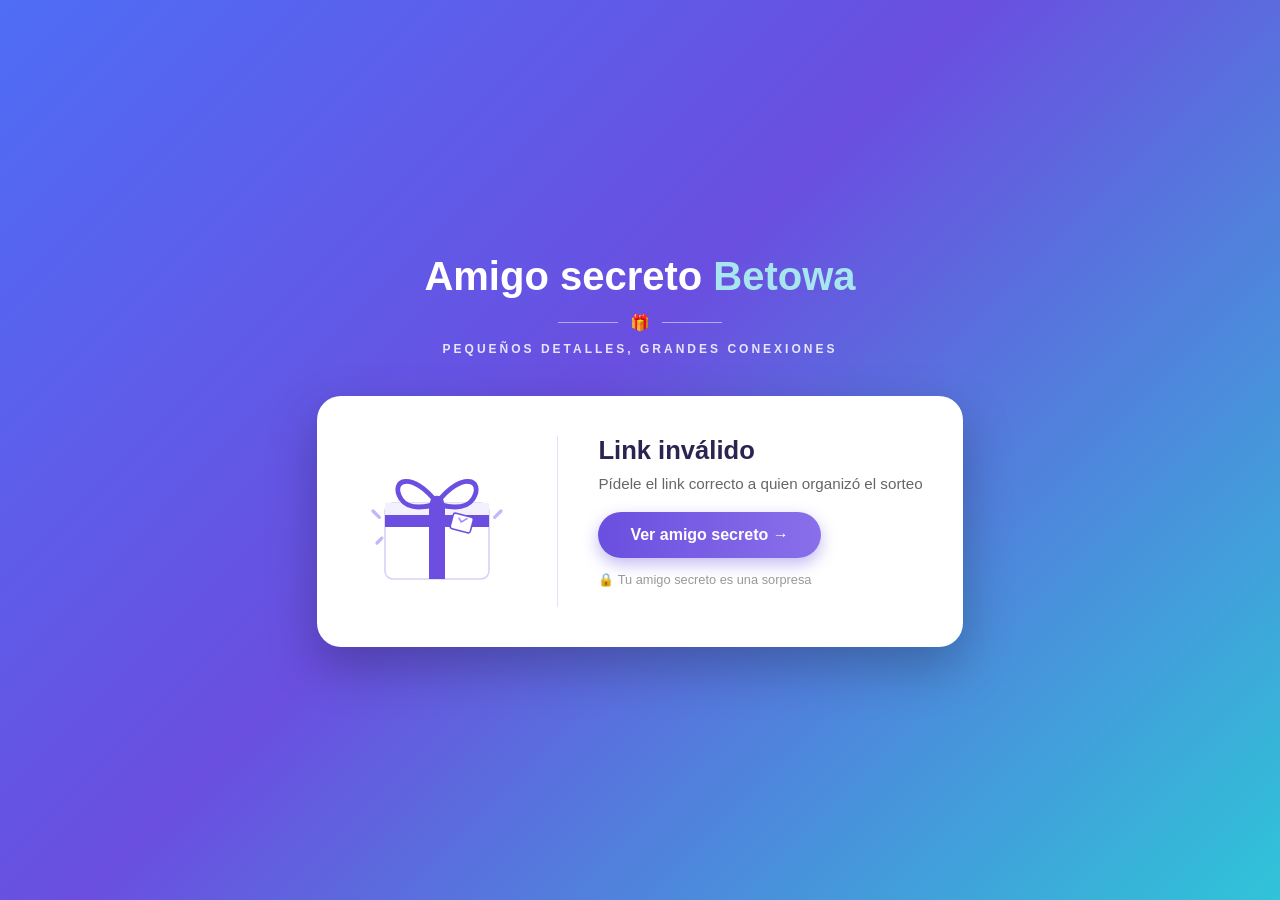
<file: index.html>
<!doctype html>
<html lang="es">
  <head>
    <meta charset="UTF-8" />
    <meta name="viewport" content="width=device-width, initial-scale=1.0" />
    <title>Amigo secreto Betowa</title>
    <link rel="stylesheet" href="css/stylecoverpage.css" />
  </head>
  <body>
    <div class="fondo-decorado">
      <header>
        <h1>Amigo secreto <span class="resaltado">Betowa</span></h1>
        <div class="divisor">
          <span class="linea"></span>
          <span class="icono-regalo">🎁</span>
          <span class="linea"></span>
        </div>
        <p class="subtitulo">PEQUEÑOS DETALLES, GRANDES CONEXIONES</p>
      </header>

      <main>
        <div class="tarjeta">
          <div class="ilustracion">
            <svg viewBox="0 0 200 200" xmlns="http://www.w3.org/2000/svg">
              <rect
                x="35"
                y="80"
                width="130"
                height="95"
                rx="10"
                fill="#ffffff"
                stroke="#d8d3f5"
                stroke-width="2"
              />
              <rect x="35" y="80" width="130" height="30" fill="#f3f1fd" />
              <rect x="90" y="80" width="20" height="95" fill="#6c4fe0" />
              <rect x="35" y="95" width="130" height="15" fill="#6c4fe0" />
              <path
                d="M100 80 C70 40, 40 50, 55 75 C65 90, 90 85, 100 80Z"
                fill="none"
                stroke="#6c4fe0"
                stroke-width="6"
                stroke-linecap="round"
              />
              <path
                d="M100 80 C130 40, 160 50, 145 75 C135 90, 110 85, 100 80Z"
                fill="none"
                stroke="#6c4fe0"
                stroke-width="6"
                stroke-linecap="round"
              />
              <circle cx="100" cy="80" r="9" fill="#6c4fe0" />
              <rect
                x="118"
                y="95"
                width="26"
                height="20"
                rx="3"
                fill="#ffffff"
                stroke="#6c4fe0"
                stroke-width="2"
                transform="rotate(15 131 105)"
              />
              <path
                d="M126 100 l4 4 6 -6"
                stroke="#a78bfa"
                stroke-width="2"
                fill="none"
                transform="rotate(15 131 105)"
                stroke-linecap="round"
                stroke-linejoin="round"
              />
              <path
                d="M20 90 l8 8 M180 90 l-8 8 M25 130 l6 -6"
                stroke="#c4b5fd"
                stroke-width="4"
                stroke-linecap="round"
              />
            </svg>
          </div>

          <div class="separador"></div>

          <div class="contenido">
            <h2 id="saludo">Hola 👋</h2>
            <p id="mensaje">Llegó el momento de conocer tu amigo secreto</p>
            <div id="resultado" class="resultado"></div>
            <button id="girar">Ver amigo secreto →</button>
            <p class="nota">🔒 Tu amigo secreto es una sorpresa</p>
          </div>
        </div>
      </main>
    </div>

    <script src="js/seleccionpersona.js"></script>
  </body>
</html>
</file>
<file: css/stylecoverpage.css>
* {
  margin: 0;
  padding: 0;
  box-sizing: border-box;
}

body {
  font-family: "Segoe UI", Verdana, sans-serif;
}

.fondo-decorado {
  min-height: 100vh;
  background: linear-gradient(135deg, #4f6df5 0%, #6a4fe0 45%, #2fc4d8 100%);
  display: flex;
  flex-direction: column;
  align-items: center;
  justify-content: center;
  position: relative;
  overflow: hidden;
  padding: 60px 20px;
}

.texto-flotante {
  position: absolute;
  color: rgba(255, 255, 255, 0.55);
  font-size: 0.75rem;
  font-weight: 600;
  letter-spacing: 1px;
  line-height: 1.5;
}

header {
  text-align: center;
  margin-bottom: 40px;
  z-index: 1;
}

header h1 {
  font-size: 2.5rem;
  font-weight: 800;
  color: white;
}

header h1 .resaltado {
  color: #a8e6ef;
}

.divisor {
  display: flex;
  align-items: center;
  justify-content: center;
  gap: 12px;
  margin: 14px 0 10px;
}

.divisor .linea {
  width: 60px;
  height: 1px;
  background: rgba(255, 255, 255, 0.5);
}

.icono-regalo {
  font-size: 1rem;
}

.subtitulo {
  color: rgba(255, 255, 255, 0.85);
  font-size: 0.75rem;
  letter-spacing: 3px;
  font-weight: 600;
}

main {
  z-index: 1;
}

.tarjeta {
  background: white;
  border-radius: 24px;
  padding: 40px;
  display: flex;
  align-items: center;
  gap: 40px;
  max-width: 700px;
  box-shadow: 0 20px 50px rgba(0, 0, 0, 0.25);
}

.ilustracion {
  width: 160px;
  flex-shrink: 0;
}

.ilustracion svg {
  width: 100%;
  height: auto;
}

.separador {
  width: 1px;
  align-self: stretch;
  background: #e5e1f7;
}

.contenido h2 {
  font-size: 1.6rem;
  color: #2c2350;
  font-weight: 700;
}

.contenido h2 .nombre {
  color: #6c4fe0;
}

.contenido p {
  color: #666;
  margin: 10px 0 20px;
  font-size: 0.95rem;
}

.resultado {
  font-size: 1.2rem;
  font-weight: 700;
  color: #6c4fe0;
  margin-bottom: 14px;
}

button {
  background: linear-gradient(90deg, #6a4fe0, #8a6fea);
  color: white;
  border: none;
  border-radius: 999px;
  padding: 14px 32px;
  font-size: 16px;
  font-weight: 700;
  cursor: pointer;
  transition: all 0.2s ease;
  box-shadow: 0 6px 16px rgba(106, 79, 224, 0.4);
}

button:hover {
  transform: translateY(-2px);
  box-shadow: 0 8px 20px rgba(106, 79, 224, 0.5);
}

.nota {
  margin-top: 14px !important;
  font-size: 0.8rem !important;
  color: #999 !important;
}

@media (max-width: 600px) {
  .tarjeta {
    flex-direction: column;
    text-align: center;
  }
  .separador {
    width: 80%;
    height: 1px;
  }
  .texto-flotante {
    display: none;
  }
}
</file>
